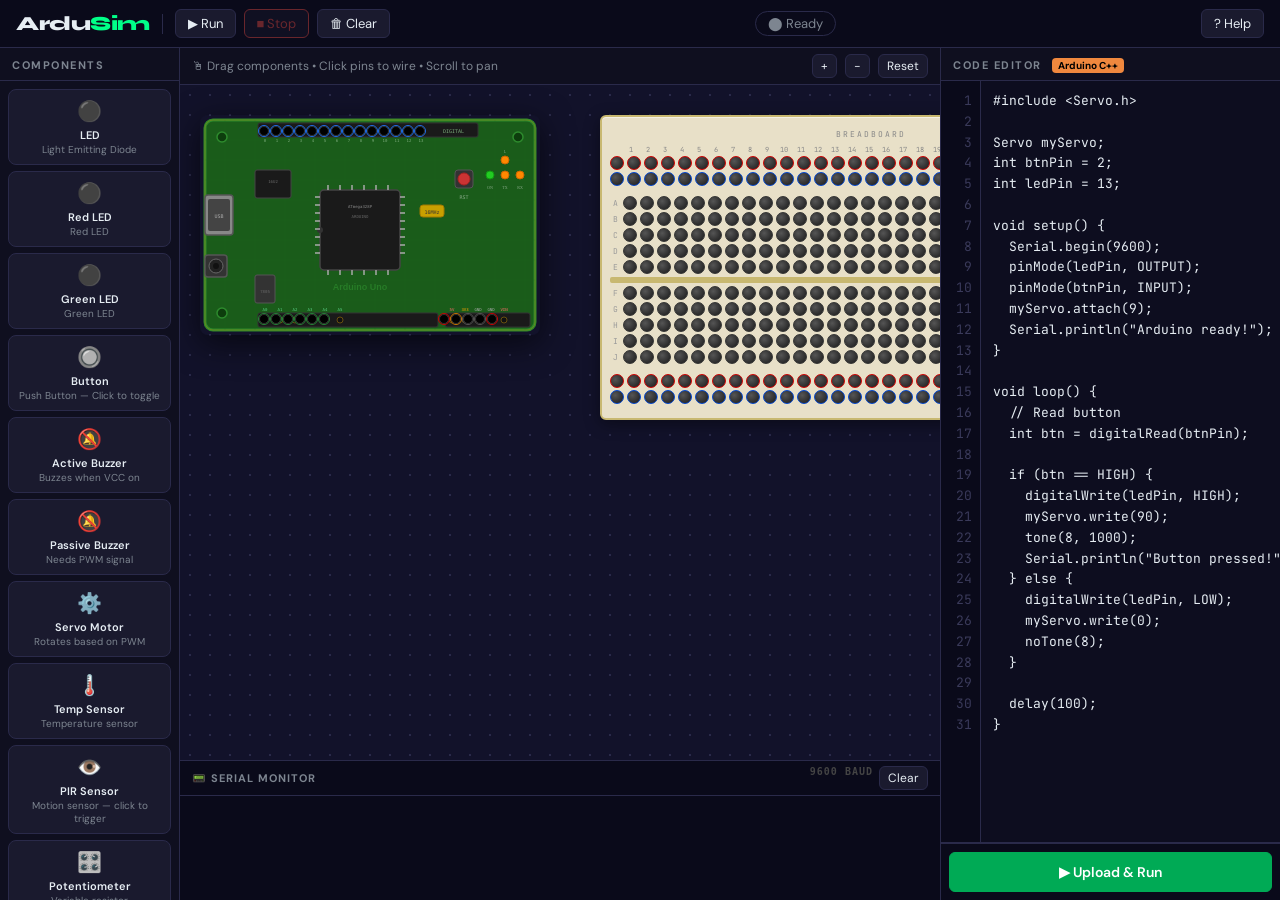
<file: index.html>
<!DOCTYPE html>
<html lang="en">
<head>
  <meta charset="UTF-8" />
  <meta name="viewport" content="width=device-width, initial-scale=1.0" />
  <title>ArduSim — Arduino Simulator</title>
  <link href="https://fonts.googleapis.com/css2?family=JetBrains+Mono:wght@400;500;700&family=Syne:wght@700;800&family=DM+Sans:wght@400;500;600&display=swap" rel="stylesheet" />
  <link rel="stylesheet" href="style.css" />
  <link rel="icon" href="data:,">
</head>
<body>

  <div class="topbar">
    <div class="topbar-left">
      <div class="logo">Ardu<span>Sim</span></div>
      <div class="topbar-divider"></div>
      <button class="tb-btn" id="btn-run" onclick="runSimulation()">▶ Run</button>
      <button class="tb-btn danger" id="btn-stop" onclick="stopSimulation()" disabled>■ Stop</button>
      <button class="tb-btn" onclick="clearCanvas()">🗑 Clear</button>
    </div>
    <div class="topbar-center">
      <div class="status-chip" id="status-chip">⬤ Ready</div>
    </div>
    <div class="topbar-right">
      <button class="tb-btn" onclick="toggleHelp()">? Help</button>
    </div>
  </div>

  <div class="main-layout">

    <!-- COMPONENTS -->
    <div class="panel components-panel">
      <div class="panel-title">Components</div>
      <div class="component-list" id="component-list"></div>
    </div>

    <!-- CANVAS -->
    <div class="canvas-wrap">
      <div class="canvas-toolbar">
        <span class="canvas-hint">🖱 Drag components • Click pins to wire • Scroll to pan</span>
        <button class="tb-btn small" onclick="zoomIn()">+</button>
        <button class="tb-btn small" onclick="zoomOut()">−</button>
        <button class="tb-btn small" onclick="resetZoom()">Reset</button>
      </div>
      <div class="canvas-container" id="canvas-container">
        <svg id="wire-layer" class="wire-layer"></svg>
        <div class="canvas-board" id="canvas-board">

          <!-- Arduino Uno PCB with SVG image -->
          <div id="arduino-board" style="position:absolute; left:20px; top:30px; cursor:move;">
            <img src="arduino.svg" width="340" height="220" style="display:block; border-radius:8px; box-shadow: 0 8px 32px rgba(0,0,0,0.6);" draggable="false" />
            <!-- Interactive pin overlays -->
            <div id="digital-pins" style="position:absolute; top:10px; left:58px; display:flex; gap:0px;"></div>
            <div id="analog-pins" style="position:absolute; bottom:10px; left:58px; display:flex; gap:0px;"></div>
            <div id="power-pins" style="position:absolute; bottom:10px; left:238px; display:flex; gap:0px;"></div>
          </div>

        </div>
      </div>

      <!-- Serial Monitor -->
      <div class="serial-monitor">
        <div class="serial-header">
          <span>📟 SERIAL MONITOR</span>
          <div style="display:flex;gap:6px">
            <span style="font-size:10px;color:#444;font-family:monospace">9600 BAUD</span>
            <button class="tb-btn small" onclick="clearSerial()">Clear</button>
          </div>
        </div>
        <div class="serial-output" id="serial-output"></div>
      </div>
    </div>

    <!-- CODE EDITOR -->
    <div class="panel editor-panel">
      <div class="panel-title">Code Editor <span class="lang-badge">Arduino C++</span></div>
      <div class="editor-wrap">
        <div class="line-numbers" id="line-numbers">1</div>
        <textarea id="code-editor" spellcheck="false" autocorrect="off" autocapitalize="off"
          oninput="updateLineNumbers()"
          onkeydown="handleEditorKey(event)"></textarea>
      </div>
      <div class="editor-footer">
        <button class="tb-btn full" onclick="runSimulation()">▶ Upload & Run</button>
      </div>
    </div>

  </div>

  <!-- HELP MODAL -->
  <div class="modal-overlay" id="help-modal" style="display:none" onclick="toggleHelp()">
    <div class="modal" onclick="event.stopPropagation()">
      <h2>🤖 How to use ArduSim</h2>
      <div class="help-grid">
        <div class="help-item"><div class="help-num">1</div><div><strong>Drag</strong> components from the left panel onto the canvas</div></div>
        <div class="help-item"><div class="help-num">2</div><div><strong>Click</strong> a component pin, then click a board pin or breadboard hole to wire them</div></div>
        <div class="help-item"><div class="help-num">3</div><div><strong>Write</strong> your Arduino code in the editor on the right</div></div>
        <div class="help-item"><div class="help-num">4</div><div><strong>Click Run</strong> to simulate your circuit!</div></div>
      </div>
      <div class="supported-functions">
        pinMode() • digitalWrite() • digitalRead() • analogWrite() • analogRead()
        delay() • Serial.println() • Serial.print() • millis() • map() • constrain()
        if/else • for • while • variables • custom functions
      </div>
      <button class="tb-btn full" onclick="toggleHelp()" style="margin-top:1rem">Got it! 🚀</button>
    </div>
  </div>

  <script src="components.js"></script>
  <script src="canvas.js"></script>
  <script src="editor.js"></script>
  <script src="simulator.js"></script>
</body>
</html>
</file>
<file: style.css>
:root {
  --bg: #1a1a2e;
  --surface: #16213e;
  --surface2: #0f3460;
  --border: #2a2a4a;
  --accent: #238636;
  --accent-blue: #1f6feb;
  --accent-orange: #f0883e;
  --text: #e6edf3;
  --text-muted: #7d8590;
  --red: #f85149;
  --board-green: #1a5c1a;
  --board-dark: #0d3d0d;
  --board-border: #2d8a2d;
  --breadboard-bg: #f5f0e8;
  --breadboard-border: #d4c89a;
  --hole: #333;
  --hole-power: #cc0000;
  --hole-ground: #0000cc;
}

* { margin: 0; padding: 0; box-sizing: border-box; }
body { font-family: 'DM Sans', sans-serif; background: var(--bg); color: var(--text); height: 100vh; display: flex; flex-direction: column; overflow: hidden; }

/* TOPBAR */
.topbar { height: 48px; background: #0a0a1a; border-bottom: 1px solid var(--border); display: flex; align-items: center; justify-content: space-between; padding: 0 1rem; gap: 1rem; flex-shrink: 0; box-shadow: 0 2px 8px rgba(0,0,0,0.5); }
.topbar-left, .topbar-right { display: flex; align-items: center; gap: 8px; }
.topbar-center { flex: 1; display: flex; justify-content: center; }
.logo { font-family: 'Syne', sans-serif; font-size: 20px; font-weight: 800; color: var(--text); letter-spacing: -0.5px; }
.logo span { color: #00ff88; }
.topbar-divider { width: 1px; height: 20px; background: var(--border); margin: 0 4px; }
.tb-btn { background: #1a1a2e; border: 1px solid var(--border); color: var(--text); padding: 5px 12px; border-radius: 6px; font-size: 13px; cursor: pointer; font-family: 'DM Sans', sans-serif; transition: all 0.15s; white-space: nowrap; }
.tb-btn:hover { border-color: #00ff88; color: #00ff88; }
.tb-btn:disabled { opacity: 0.4; cursor: not-allowed; }
.tb-btn.danger { border-color: var(--red); color: var(--red); }
.tb-btn.danger:not(:disabled):hover { background: var(--red); color: #fff; }
.tb-btn.full { width: 100%; padding: 10px; font-size: 14px; font-weight: 600; background: #00aa55; border-color: #00aa55; color: #fff; }
.tb-btn.full:hover { background: #00cc66; }
.tb-btn.small { padding: 3px 8px; font-size: 12px; }
.status-chip { font-size: 13px; color: var(--text-muted); background: #0a0a1a; border: 1px solid var(--border); border-radius: 100px; padding: 3px 12px; }
.status-chip.running { color: #00ff88; border-color: #00ff88; }
.status-chip.error { color: var(--red); border-color: var(--red); }

/* MAIN LAYOUT */
.main-layout { flex: 1; display: grid; grid-template-columns: 180px 1fr 340px; overflow: hidden; }

/* PANELS */
.panel { background: #0f0f1f; border-right: 1px solid var(--border); display: flex; flex-direction: column; overflow: hidden; }
.panel-title { font-size: 11px; font-weight: 700; color: var(--text-muted); text-transform: uppercase; letter-spacing: 1.5px; padding: 10px 12px 8px; border-bottom: 1px solid var(--border); flex-shrink: 0; }
.lang-badge { background: var(--accent-orange); color: #000; border-radius: 4px; padding: 1px 6px; font-size: 10px; font-weight: 700; text-transform: none; letter-spacing: 0; margin-left: 6px; }

/* COMPONENTS PANEL */
.component-list { padding: 8px; overflow-y: auto; flex: 1; }
.component-item { background: #1a1a2e; border: 1px solid var(--border); border-radius: 8px; padding: 8px; margin-bottom: 6px; cursor: grab; transition: all 0.15s; user-select: none; }
.component-item:hover { border-color: #00ff88; transform: translateX(2px); }
.component-item:active { cursor: grabbing; }
.comp-icon { font-size: 20px; text-align: center; margin-bottom: 4px; }
.comp-name { font-size: 11px; font-weight: 600; color: var(--text); text-align: center; }
.comp-desc { font-size: 10px; color: var(--text-muted); text-align: center; margin-top: 1px; }

/* CANVAS */
.canvas-wrap { display: flex; flex-direction: column; overflow: hidden; background: #12122a; }
.canvas-toolbar { display: flex; align-items: center; gap: 8px; padding: 6px 12px; border-bottom: 1px solid var(--border); background: #0f0f1f; flex-shrink: 0; }
.canvas-hint { font-size: 12px; color: var(--text-muted); flex: 1; }
.canvas-container { flex: 1; overflow: auto; position: relative; background: #12122a; background-image: radial-gradient(circle, #2a2a4a 1px, transparent 1px); background-size: 20px 20px; }
.wire-layer { position: absolute; top: 0; left: 0; width: 100%; height: 100%; pointer-events: none; z-index: 10; overflow: visible; }
.canvas-board { min-width: 900px; min-height: 600px; padding: 2rem; position: relative; }

/* ARDUINO PCB BOARD */
.arduino-board {
  background: var(--board-green);
  border: 3px solid var(--board-border);
  border-radius: 8px;
  padding: 16px;
  display: inline-flex;
  flex-direction: column;
  gap: 10px;
  position: relative;
  box-shadow: 0 8px 32px rgba(0,0,0,0.6), inset 0 1px 0 rgba(255,255,255,0.1);
  background-image: 
    repeating-linear-gradient(0deg, transparent, transparent 19px, rgba(0,80,0,0.3) 19px, rgba(0,80,0,0.3) 20px),
    repeating-linear-gradient(90deg, transparent, transparent 19px, rgba(0,80,0,0.3) 19px, rgba(0,80,0,0.3) 20px);
}

/* PCB copper traces effect */
.arduino-board::before {
  content: '';
  position: absolute;
  inset: 8px;
  border: 1px solid rgba(180,140,0,0.2);
  border-radius: 4px;
  pointer-events: none;
}

.board-label { font-family: 'JetBrains Mono', monospace; font-size: 10px; color: #a0c8a0; font-weight: 700; letter-spacing: 3px; text-transform: uppercase; opacity: 0.8; }
.board-chip { background: #1a1a1a; border: 1px solid #444; border-radius: 4px; padding: 6px 12px; margin: 4px 0; display: flex; align-items: center; justify-content: center; gap: 8px; }
.board-chip-label { font-family: 'JetBrains Mono', monospace; font-size: 9px; color: #aaa; letter-spacing: 2px; }
.board-chip-lines { display: flex; gap: 3px; }
.board-chip-line { width: 2px; height: 16px; background: linear-gradient(to bottom, #888, #555); border-radius: 1px; }

.pin-row { display: flex; flex-direction: column; gap: 5px; }
.pin-group-label { font-family: 'JetBrains Mono', monospace; font-size: 9px; color: #7aaa7a; font-weight: 700; text-transform: uppercase; letter-spacing: 1.5px; }
.pins-row { display: flex; gap: 3px; flex-wrap: wrap; }

/* PCB Style Pins */
.board-pin {
  width: 26px;
  height: 26px;
  border-radius: 50%;
  display: flex;
  align-items: center;
  justify-content: center;
  font-size: 7px;
  font-weight: 700;
  cursor: pointer;
  font-family: 'JetBrains Mono', monospace;
  position: relative;
  transition: all 0.15s;
  border: 2px solid;
}

/* Pin hole effect */
.board-pin::before {
  content: '';
  position: absolute;
  width: 8px;
  height: 8px;
  background: #000;
  border-radius: 50%;
  border: 1px solid #333;
}

.board-pin.digital { background: radial-gradient(circle at 40% 40%, #1a3a5c, #0a1a2e); color: #58a6ff; border-color: #1f6feb; }
.board-pin.analog { background: radial-gradient(circle at 40% 40%, #1a3a1a, #0a1a0a); color: #58cc82; border-color: #238636; }
.board-pin.power.vcc { background: radial-gradient(circle at 40% 40%, #5c1a1a, #2e0a0a); color: #ff6b6b; border-color: #cc0000; }
.board-pin.power.gnd { background: radial-gradient(circle at 40% 40%, #1a1a1a, #0a0a0a); color: #aaa; border-color: #555; }
.board-pin.power.v33 { background: radial-gradient(circle at 40% 40%, #3a2a1a, #1e150a); color: #ffa500; border-color: #cc7700; }

.board-pin:hover { transform: scale(1.3); z-index: 20; }
.board-pin:hover::after { content: attr(title); position: absolute; bottom: 110%; left: 50%; transform: translateX(-50%); background: #000; color: #fff; padding: 2px 6px; border-radius: 4px; font-size: 9px; white-space: nowrap; z-index: 100; }
.board-pin.connected { box-shadow: 0 0 8px currentColor; }
.board-pin.selecting { animation: pinPulse 0.4s infinite alternate; }
@keyframes pinPulse { from { box-shadow: 0 0 4px currentColor; transform: scale(1); } to { box-shadow: 0 0 14px currentColor; transform: scale(1.2); } }

/* BREADBOARD */
.breadboard {
  background: #e8e0c8;
  border: 2px solid #c8b870;
  border-radius: 6px;
  padding: 12px 8px;
  position: absolute;
  box-shadow: 0 4px 16px rgba(0,0,0,0.4), inset 0 1px 0 rgba(255,255,255,0.5);
  user-select: none;
  cursor: move;
}

.breadboard-label { font-family: 'JetBrains Mono', monospace; font-size: 8px; color: #888; text-align: center; margin-bottom: 6px; letter-spacing: 2px; }

.breadboard-section { margin-bottom: 4px; }
.breadboard-row { display: flex; gap: 3px; align-items: center; margin-bottom: 2px; }
.breadboard-row-label { font-family: 'JetBrains Mono', monospace; font-size: 8px; color: #999; width: 10px; text-align: center; }

.bb-hole {
  width: 14px;
  height: 14px;
  border-radius: 50%;
  background: radial-gradient(circle at 35% 35%, #555, #1a1a1a);
  border: 1px solid #333;
  cursor: pointer;
  transition: all 0.1s;
  display: flex;
  align-items: center;
  justify-content: center;
  font-size: 6px;
  color: transparent;
  position: relative;
}

.bb-hole:hover { background: radial-gradient(circle at 35% 35%, #778, #334); border-color: #58a6ff; transform: scale(1.2); }
.bb-hole.connected { background: radial-gradient(circle at 35% 35%, #886, #443); border-color: #ffa500; }
.bb-hole.selecting { animation: pinPulse 0.4s infinite alternate; border-color: #00ff88; }

.bb-power-row { display: flex; gap: 3px; margin-bottom: 2px; }
.bb-hole.power-pos { border-color: #cc0000; }
.bb-hole.power-neg { border-color: #0044cc; }
.bb-hole.power-pos:hover { border-color: #ff4444; }
.bb-hole.power-neg:hover { border-color: #4488ff; }

.bb-divider { height: 6px; background: #c8b870; margin: 3px 0; border-radius: 2px; }
.bb-gap { height: 8px; }

.breadboard-numbers { display: flex; gap: 3px; padding: 0 0 2px 14px; }
.bb-num { font-family: 'JetBrains Mono', monospace; font-size: 7px; color: #888; width: 14px; text-align: center; }

/* DROPPED COMPONENTS */
.dropped-component { position: absolute; background: #1a1a2e; border: 1px solid var(--border); border-radius: 10px; padding: 8px; cursor: move; min-width: 70px; z-index: 5; user-select: none; transition: border-color 0.15s; box-shadow: 0 4px 12px rgba(0,0,0,0.4); }
.dropped-component:hover { border-color: #00ff88; }
.dropped-component .comp-icon { font-size: 24px; text-align: center; transition: all 0.2s; }
.dropped-component .comp-name { font-size: 10px; text-align: center; color: var(--text-muted); margin-top: 3px; }
.dropped-component .comp-pins { display: flex; justify-content: center; gap: 4px; margin-top: 6px; flex-wrap: wrap; }

.comp-pin {
  width: 20px;
  height: 20px;
  border-radius: 50%;
  display: flex;
  align-items: center;
  justify-content: center;
  font-size: 7px;
  font-weight: 700;
  cursor: pointer;
  border: 1.5px solid;
  font-family: 'JetBrains Mono', monospace;
  transition: all 0.15s;
  position: relative;
}
.comp-pin::before { content: ''; position: absolute; width: 6px; height: 6px; background: #000; border-radius: 50%; }
.comp-pin:hover { transform: scale(1.3); z-index: 20; }
.comp-pin.vcc { background: #2a0a0a; color: #ff6b6b; border-color: #cc0000; }
.comp-pin.gnd { background: #0a0a0a; color: #888; border-color: #444; }
.comp-pin.signal { background: #0a1a2e; color: #58a6ff; border-color: #1f6feb; }
.comp-pin.anode { background: #2a1a0a; color: #ffa500; border-color: #cc7700; }
.comp-pin.cathode { background: #0a0a0a; color: #888; border-color: #444; }
.comp-pin.connected { box-shadow: 0 0 6px currentColor; }
.comp-pin.selecting { animation: pinPulse 0.4s infinite alternate; }

.delete-btn { position: absolute; top: -8px; right: -8px; width: 18px; height: 18px; background: var(--red); border: none; border-radius: 50%; color: #fff; font-size: 11px; cursor: pointer; display: none; align-items: center; justify-content: center; z-index: 20; font-weight: 700; }
.dropped-component:hover .delete-btn { display: flex; }

/* JUMPER WIRES - real colors */
.wire-path { stroke-width: 2.5; fill: none; opacity: 0.9; stroke-linecap: round; }
.wire-path:hover { stroke-width: 4; opacity: 1; cursor: pointer; }

/* SERIAL MONITOR */
.serial-monitor { height: 140px; border-top: 1px solid var(--border); background: #0a0a1a; flex-shrink: 0; display: flex; flex-direction: column; }
.serial-header { display: flex; align-items: center; justify-content: space-between; padding: 5px 12px; border-bottom: 1px solid var(--border); font-size: 11px; color: var(--text-muted); font-weight: 700; flex-shrink: 0; letter-spacing: 1px; text-transform: uppercase; }
.serial-output { flex: 1; overflow-y: auto; padding: 6px 12px; font-family: 'JetBrains Mono', monospace; font-size: 12px; color: #00ff88; line-height: 1.6; }
.serial-line.error { color: var(--red); }
.serial-line.info { color: #58a6ff; }

/* CODE EDITOR */
.editor-panel { border-left: 1px solid var(--border); border-right: none; }
.editor-wrap { flex: 1; display: flex; overflow: hidden; border-bottom: 1px solid var(--border); }
.line-numbers { padding: 10px 8px; background: #0a0a1a; color: #3a3a5a; font-family: 'JetBrains Mono', monospace; font-size: 13px; line-height: 1.6; text-align: right; border-right: 1px solid var(--border); min-width: 40px; user-select: none; overflow: hidden; white-space: pre; }
#code-editor { flex: 1; background: #0d0d1f; color: #e6edf3; border: none; outline: none; resize: none; font-family: 'JetBrains Mono', monospace; font-size: 13px; line-height: 1.6; padding: 10px 12px; tab-size: 2; white-space: pre; overflow-wrap: normal; overflow-x: auto; caret-color: #00ff88; }
.editor-footer { padding: 8px; flex-shrink: 0; background: #0a0a1a; border-top: 1px solid var(--border); }

/* MODAL */
.modal-overlay { position: fixed; inset: 0; background: rgba(0,0,0,0.8); display: flex; align-items: center; justify-content: center; z-index: 1000; backdrop-filter: blur(4px); }
.modal { background: #16213e; border: 1px solid var(--border); border-radius: 16px; padding: 2rem; max-width: 480px; width: 90%; box-shadow: 0 20px 60px rgba(0,0,0,0.8); }
.modal h2 { font-family: 'Syne', sans-serif; font-size: 20px; font-weight: 800; margin-bottom: 1.5rem; color: #00ff88; }
.help-grid { display: flex; flex-direction: column; gap: 12px; margin-bottom: 1.5rem; }
.help-item { display: flex; align-items: flex-start; gap: 12px; font-size: 14px; color: var(--text-muted); }
.help-num { width: 24px; height: 24px; border-radius: 50%; background: #00aa55; color: #fff; display: flex; align-items: center; justify-content: center; font-size: 12px; font-weight: 700; flex-shrink: 0; }
.supported-functions { font-size: 12px; color: var(--text-muted); background: #0a0a1a; border: 1px solid var(--border); border-radius: 8px; padding: 10px 12px; line-height: 1.6; margin-bottom: 1rem; font-family: 'JetBrains Mono', monospace; }

::-webkit-scrollbar { width: 6px; height: 6px; }
::-webkit-scrollbar-track { background: #0a0a1a; }
::-webkit-scrollbar-thumb { background: var(--border); border-radius: 3px; }
::-webkit-scrollbar-thumb:hover { background: var(--text-muted); }
</file>
